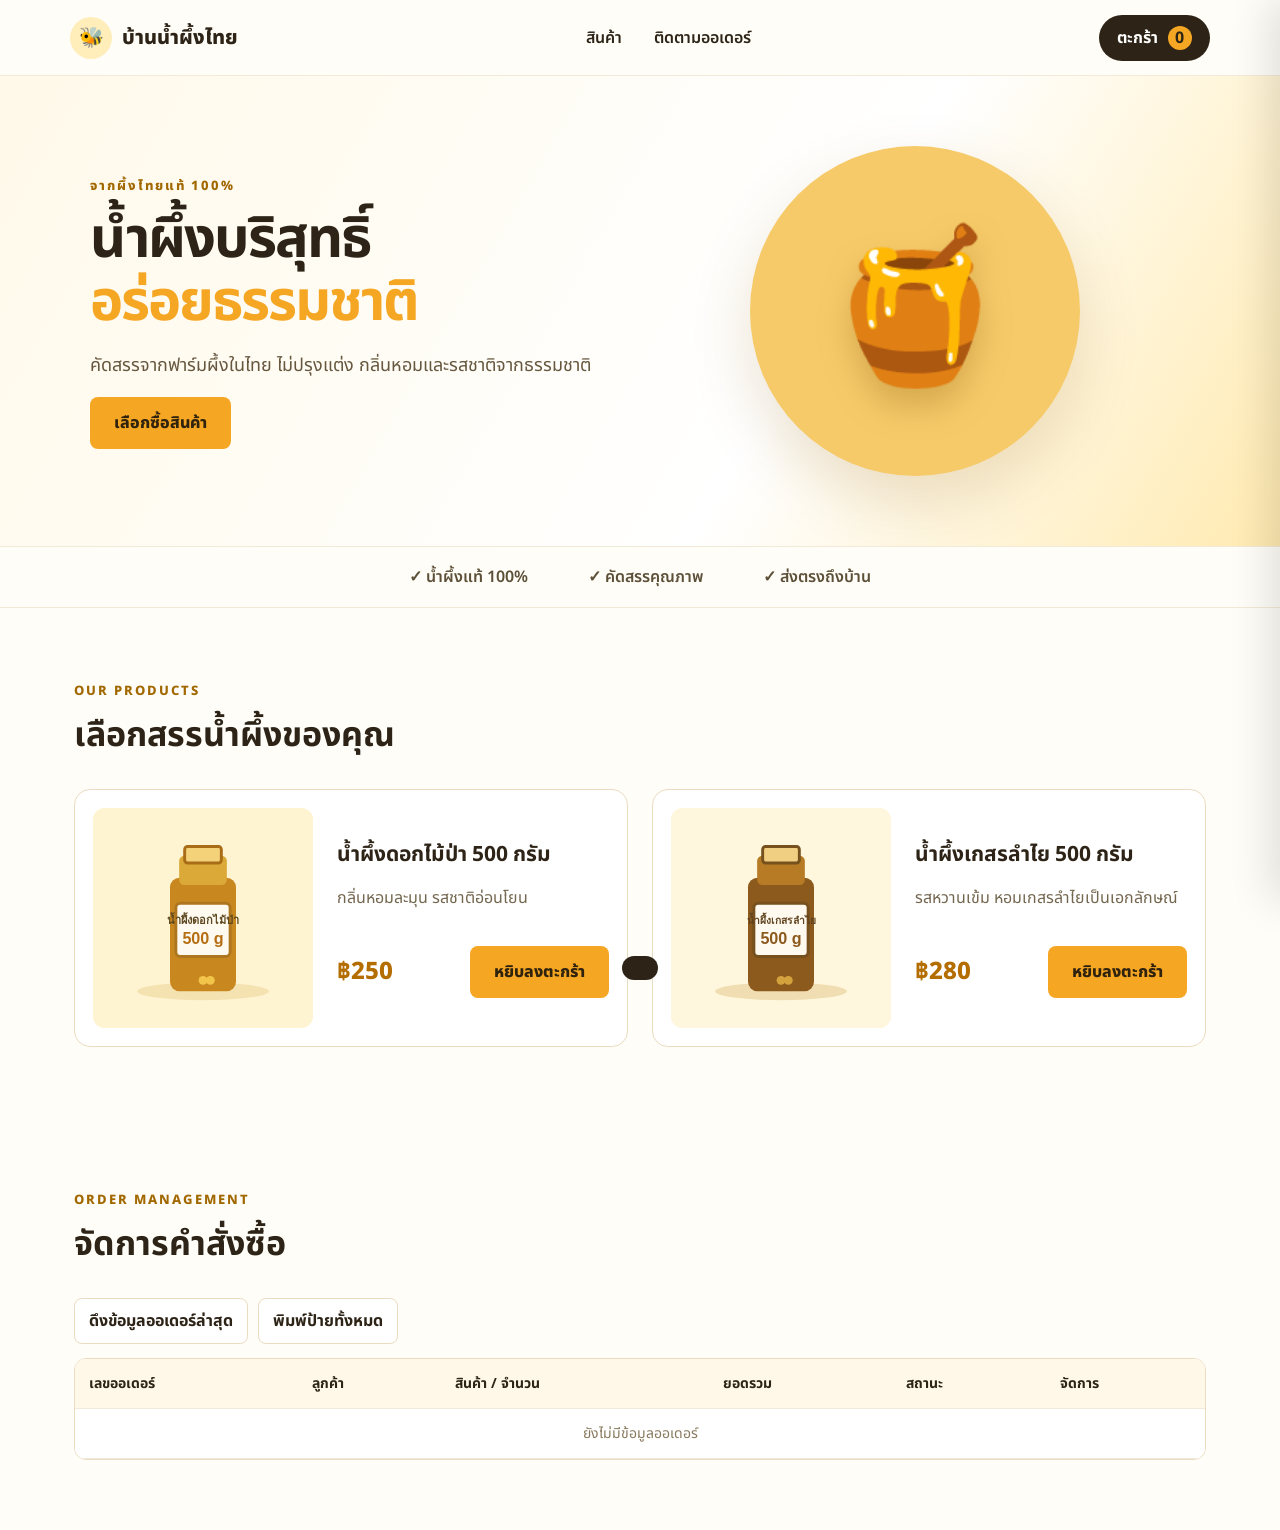
<file: index.html>
<!DOCTYPE html>
<html lang="th">
<head>
  <meta charset="UTF-8" />
  <meta name="viewport" content="width=device-width, initial-scale=1.0" />
  <meta name="theme-color" content="#f59e0b" />
  <title>บ้านน้ำผึ้งไทย — น้ำผึ้งแท้ธรรมชาติ</title>
  <link rel="preconnect" href="https://fonts.googleapis.com">
  <link rel="preconnect" href="https://fonts.gstatic.com" crossorigin>
  <link href="https://fonts.googleapis.com/css2?family=Noto+Sans+Thai:wght@400;500;600;700;800&display=swap" rel="stylesheet">
  <link rel="stylesheet" href="styles.css" />
</head>
<body>
  <header class="topbar">
    <a class="brand" href="#"><span class="brand-mark">🐝</span><span>บ้านน้ำผึ้งไทย</span></a>
    <nav>
      <a href="#products">สินค้า</a>
      <a href="#orders">ติดตามออเดอร์</a>
    </nav>
    <button class="cart-button" id="cartButton" type="button">ตะกร้า <span id="cartCount">0</span></button>
  </header>

  <main>
    <section class="hero">
      <div class="hero-copy">
        <span class="eyebrow">จากผึ้งไทยแท้ 100%</span>
        <h1>น้ำผึ้งบริสุทธิ์<br><em>อร่อยธรรมชาติ</em></h1>
        <p>คัดสรรจากฟาร์มผึ้งในไทย ไม่ปรุงแต่ง กลิ่นหอมและรสชาติจากธรรมชาติ</p>
        <a class="primary-button" href="#products">เลือกซื้อสินค้า</a>
      </div>
      <div class="hero-art" aria-label="น้ำผึ้งไทย"><div class="honey-drop">🍯</div></div>
    </section>

    <section class="trust-row" aria-label="จุดเด่น">
      <span>✓ น้ำผึ้งแท้ 100%</span><span>✓ คัดสรรคุณภาพ</span><span>✓ ส่งตรงถึงบ้าน</span>
    </section>

    <section class="products-section" id="products">
      <div class="section-heading"><div><span>OUR PRODUCTS</span><h2>เลือกสรรน้ำผึ้งของคุณ</h2></div></div>
      <div class="product-grid" id="productGrid"></div>
    </section>

    <section class="orders-section" id="orders">
      <div class="section-heading"><div><span>ORDER MANAGEMENT</span><h2>จัดการคำสั่งซื้อ</h2></div></div>
      <div class="order-tools">
        <button class="secondary-button" id="refreshOrders" type="button">ดึงข้อมูลออเดอร์ล่าสุด</button>
        <button class="secondary-button" id="printLabels" type="button">พิมพ์ป้ายทั้งหมด</button>
      </div>
      <div class="table-wrap">
        <table>
          <thead><tr><th>เลขออเดอร์</th><th>ลูกค้า</th><th>สินค้า / จำนวน</th><th>ยอดรวม</th><th>สถานะ</th><th>จัดการ</th></tr></thead>
          <tbody id="orderTable"><tr><td colspan="6" class="empty">ยังไม่มีข้อมูลออเดอร์</td></tr></tbody>
        </table>
      </div>
    </section>
  </main>

  <aside class="cart-drawer" id="cartDrawer" aria-hidden="true">
    <div class="drawer-head"><h2>ตะกร้าสินค้า</h2><button id="closeCart" type="button" aria-label="ปิด">×</button></div>
    <div id="cartItems" class="cart-items"></div>
    <div class="cart-footer"><div class="total-row"><span>ยอดรวม</span><strong id="cartTotal">฿0</strong></div><button class="primary-button full" id="checkoutButton" type="button">ชำระและสั่งซื้อ</button></div>
  </aside>
  <div class="backdrop" id="backdrop"></div>

  <dialog id="checkoutDialog">
    <form id="checkoutForm" method="dialog">
      <div class="dialog-head"><h2>ข้อมูลจัดส่ง</h2><button value="cancel" aria-label="ปิด">×</button></div>
      <label>ชื่อ-นามสกุล<input name="name" required placeholder="เช่น สมชาย ใจดี"></label>
      <label>เบอร์โทรศัพท์<input name="phone" required inputmode="tel" pattern="[0-9]{9,10}" placeholder="0812345678"></label>
      <label>ที่อยู่จัดส่ง<textarea name="address" required rows="3" placeholder="บ้านเลขที่ ถนน ตำบล อำเภอ จังหวัด รหัสไปรษณีย์"></textarea></label>
      <label>หมายเหตุ<textarea name="note" rows="2" placeholder="ข้อความหรือคำสั่งพิเศษ"></textarea></label>
      <button class="primary-button full" id="submitOrder" type="submit">ยืนยันคำสั่งซื้อ</button>
    </form>
  </dialog>

  <dialog id="labelDialog">
    <div id="printArea" class="print-area"></div>
  </dialog>

  <div id="toast" role="status"></div>
  <script src="app.js"></script>
</body>
</html>
</file>
<file: styles.css>
:root { --amber:#f5a623; --deep:#2d2417; --cream:#fffaf0; --line:#eadcc1; --green:#315b45; }
* { box-sizing:border-box; }
html { scroll-behavior:smooth; }
body { margin:0; font-family:'Noto Sans Thai',sans-serif; color:var(--deep); background:#fffdf8; }
button,input,textarea { font:inherit; }
button,a { cursor:pointer; }
.topbar { height:76px; display:flex; align-items:center; justify-content:space-between; padding:0 5.5%; background:rgba(255,253,248,.96); border-bottom:1px solid #f2ead7; position:sticky; top:0; z-index:20; }
.brand { display:flex; align-items:center; gap:10px; color:var(--deep); text-decoration:none; font-weight:800; font-size:20px; }
.brand-mark { width:42px; height:42px; display:grid; place-items:center; border-radius:50%; background:#ffedba; }
nav { display:flex; gap:32px; } nav a { color:var(--deep); text-decoration:none; font-weight:600; }
.cart-button { border:0; background:var(--deep); color:white; border-radius:999px; padding:11px 18px; font-weight:700; }
.cart-button span { display:inline-grid; place-items:center; width:24px; height:24px; margin-left:6px; background:var(--amber); color:var(--deep); border-radius:50%; }
.hero { min-height:470px; display:grid; grid-template-columns:1fr 1fr; align-items:center; padding:38px 7%; background:linear-gradient(120deg,#fff9e9 0%,#fff 62%,#ffeab0 100%); overflow:hidden; }
.hero-copy h1 { margin:12px 0 16px; font-size:56px; line-height:1.12; letter-spacing:-2px; } .hero-copy h1 em { color:var(--amber); font-style:normal; }
.eyebrow,.section-heading span { color:#a26800; font-weight:800; letter-spacing:2px; font-size:13px; }.hero-copy p { max-width:520px; color:#66573e; font-size:18px; }
.primary-button { display:inline-block; border:0; border-radius:8px; background:var(--amber); color:#30230d; font-weight:800; text-decoration:none; padding:14px 24px; }.primary-button:hover { background:#e79512; }
.hero-art { height:390px; display:grid; place-items:center; position:relative; }.hero-art:before { content:''; width:330px; height:330px; border-radius:50%; background:#f6ca69; box-shadow:0 25px 60px rgba(143,95,12,.18); }.honey-drop { position:absolute; font-size:150px; filter:drop-shadow(0 18px 16px rgba(120,70,0,.25)); }
.trust-row { display:flex; justify-content:center; gap:60px; padding:18px; border-top:1px solid #f2ead7; border-bottom:1px solid #f2ead7; color:#5d5038; font-weight:600; }
.products-section,.orders-section { max-width:1180px; margin:auto; padding:70px 24px; }.section-heading h2 { font-size:34px; margin:8px 0 28px; }.product-grid { display:grid; grid-template-columns:repeat(2,minmax(0,1fr)); gap:24px; }
.product-card { display:grid; grid-template-columns:220px 1fr; gap:24px; align-items:center; border:1px solid var(--line); border-radius:16px; padding:18px; background:white; }.product-card img { width:220px; height:220px; object-fit:cover; border-radius:12px; background:#fff3cf; }.product-card h3 { margin:0 0 8px; font-size:21px; }.product-card p { color:#74674f; min-height:44px; }.price { color:#b36d00; font-size:24px; font-weight:800; }.product-actions { display:flex; align-items:center; justify-content:space-between; margin-top:16px; }.qty { display:flex; align-items:center; border:1px solid var(--line); border-radius:8px; overflow:hidden; }.qty button { width:36px;height:38px;border:0;background:#fffaf0; }.qty span { width:38px;text-align:center; }
.order-tools { display:flex; gap:10px; margin-bottom:14px; }.secondary-button { border:1px solid var(--line); background:white; color:var(--deep); border-radius:8px; padding:10px 14px; font-weight:700; }.table-wrap { overflow-x:auto; border:1px solid var(--line); border-radius:12px; } table { width:100%; border-collapse:collapse; background:white; } th,td { text-align:left; padding:14px; border-bottom:1px solid #f1eadb; font-size:14px; } th { background:#fff8e8; }.empty { text-align:center; color:#88795e; }.status { border:0;border-radius:999px;padding:7px 10px;background:#fff1bd;font-weight:700; }.status.ready { background:#d8ebdd; }.status.shipped { background:#dce5f5; }.mini-button { border:1px solid var(--line); background:white;border-radius:7px;padding:7px 9px;margin-right:4px; }
.cart-drawer { position:fixed; right:-420px; top:0; width:min(420px,100%); height:100%; background:white; z-index:40; transition:.25s; display:flex; flex-direction:column; box-shadow:-10px 0 40px rgba(0,0,0,.12); }.cart-drawer.open { right:0; }.backdrop { position:fixed; inset:0; background:rgba(40,30,12,.35); z-index:30; opacity:0; pointer-events:none; transition:.2s; }.backdrop.show { opacity:1;pointer-events:auto; }.drawer-head,.dialog-head { display:flex;justify-content:space-between;align-items:center;padding:20px;border-bottom:1px solid var(--line); }.drawer-head h2,.dialog-head h2 { margin:0; }.drawer-head button,.dialog-head button { border:0;background:none;font-size:28px; }.cart-items { flex:1;overflow:auto;padding:12px 20px; }.cart-item { display:grid;grid-template-columns:58px 1fr auto;gap:12px;align-items:center;border-bottom:1px solid #eee5d1;padding:12px 0; }.cart-item img { width:58px;height:58px;object-fit:cover;border-radius:8px; }.cart-item strong { display:block; }.cart-item small { color:#777; }.remove { border:0;background:none;color:#a44;font-weight:700; }.cart-footer { padding:20px;border-top:1px solid var(--line); }.total-row { display:flex;justify-content:space-between;font-size:20px;margin-bottom:14px; }.full { width:100%; }
dialog { border:0;border-radius:14px;padding:0;max-width:520px;width:calc(100% - 32px);box-shadow:0 20px 80px rgba(0,0,0,.22); } dialog::backdrop { background:rgba(40,30,12,.45); } form { padding:0 20px 20px; } form label { display:block;margin:14px 0;font-weight:700; } form input,form textarea { display:block;width:100%;margin-top:6px;border:1px solid var(--line);border-radius:8px;padding:12px;background:white; }
#toast { position:fixed;left:50%;bottom:-80px;transform:translateX(-50%);background:var(--deep);color:white;padding:12px 18px;border-radius:999px;z-index:60;transition:.25s; } #toast.show { bottom:24px; }.print-area { display:none; }
@media (max-width:800px) { nav { display:none; }.topbar { height:68px;padding:0 16px; }.brand { font-size:16px; }.hero { grid-template-columns:1fr; padding:50px 24px 20px;text-align:center; }.hero-copy h1 { font-size:40px; }.hero-copy p { margin-inline:auto; }.hero-art { height:280px; }.hero-art:before { width:230px;height:230px; }.honey-drop { font-size:110px; }.trust-row { gap:12px;font-size:12px;flex-wrap:wrap; }.product-grid { grid-template-columns:1fr; }.product-card { grid-template-columns:120px 1fr; }.product-card img { width:120px;height:150px; }.products-section,.orders-section { padding:45px 16px; } }
@media print { body>*:not(#labelDialog){display:none!important} #labelDialog{display:block!important;position:static;width:100%;max-width:none;border:0;box-shadow:none} #labelDialog .print-area{display:block}.label-sheet{display:grid;grid-template-columns:1fr 1fr;gap:12px}.label{border:1px solid #333;height:135px;padding:10px;font-size:13px;page-break-inside:avoid}.label h3{margin:0 0 5px} }
</file>
